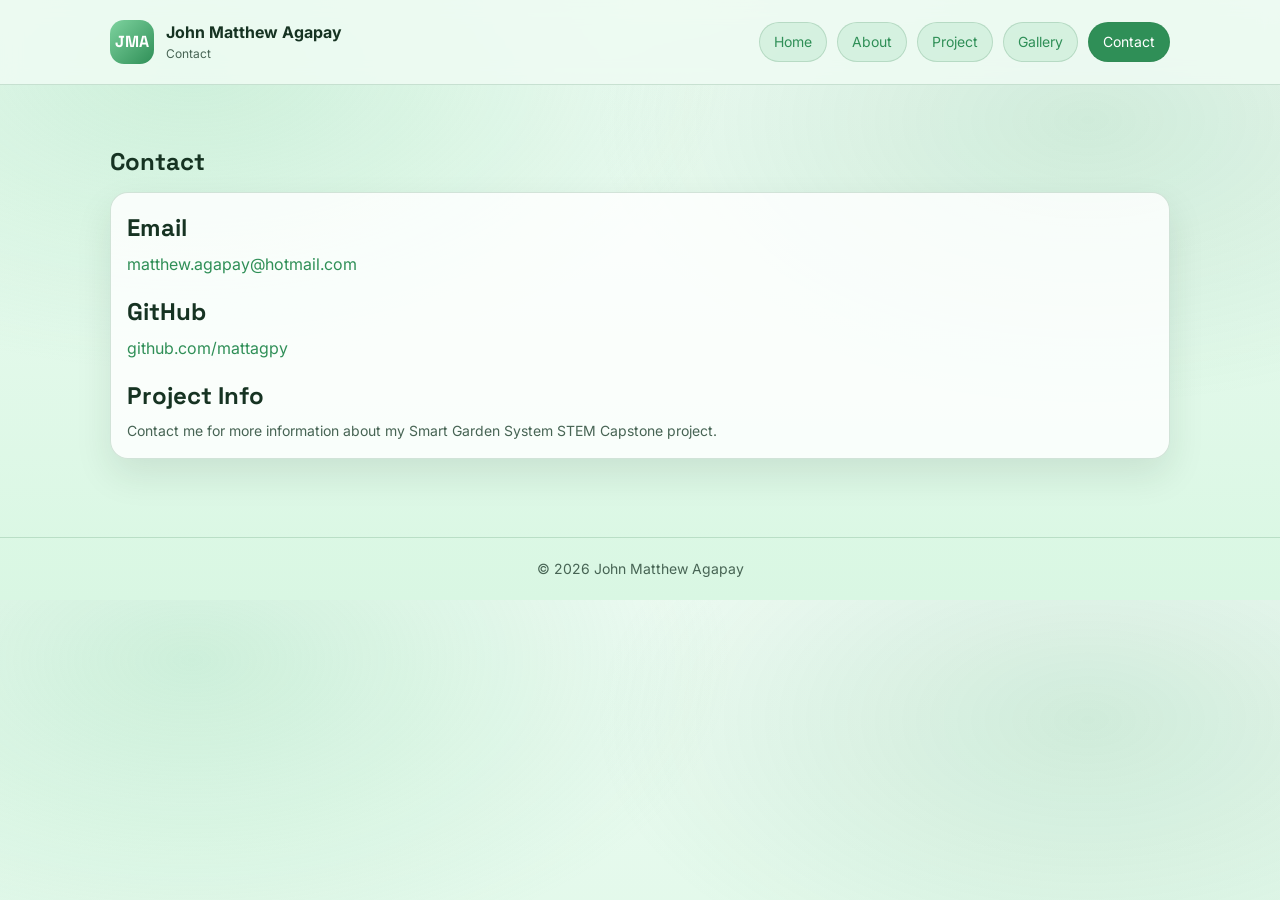
<file: contact.html>
<!doctype html>
<html lang="en">
<head>
  <meta charset="utf-8" />
  <meta name="viewport" content="width=device-width,initial-scale=1" />
  <title>STEM Capstone Portfolio | Contact</title>
  <link rel="stylesheet" href="styles.css" />
</head>
<body data-page="contact">
  <div class="progress" aria-hidden="true">
    <div class="progress__bar" id="progressBar"></div>
  </div>

  <header class="header">
    <div class="container header__inner">
      <div class="brand">
        <div class="brand__logo">JMA</div>
        <div class="brand__text">
          <div class="brand__name">John Matthew Agapay</div>
          <div class="brand__tag">Contact</div>
        </div>
      </div>

      <nav class="nav" aria-label="Primary">
        <a class="nav__link" data-link="home" href="index.html">Home</a>
        <a class="nav__link" data-link="about" href="about.html">About</a>
        <a class="nav__link" data-link="project" href="project.html">Project</a>
        <a class="nav__link" data-link="gallery" href="gallery.html">Gallery</a>
        <a class="nav__link" data-link="contact" href="contact.html">Contact</a>
      </nav>
    </div>
  </header>

  <main class="container">
    <section class="section reveal">
      <h1 class="section__title">Contact</h1>

      <div class="card contact-card">
        <div class="contact-item">
          <h2>Email</h2>
          <p><a href="mailto:matthew.agapay@hotmail.com">matthew.agapay@hotmail.com</a></p>
        </div>

        <div class="contact-item">
          <h2>GitHub</h2>
          <p><a href="https://github.com/mattagpy" target="_blank">github.com/mattagpy</a></p>
        </div>

        <div class="contact-item">
          <h2>Project Info</h2>
          <p class="small">
            Contact me for more information about my Smart Garden System STEM Capstone project.
          </p>
        </div>
      </div>
    </section>
  </main>

  <footer class="footer">
    <div class="container footer__inner">© <span id="year"></span> John Matthew Agapay</div>
  </footer>

  <script src="script.js"></script>
</body>
</html>
</file>
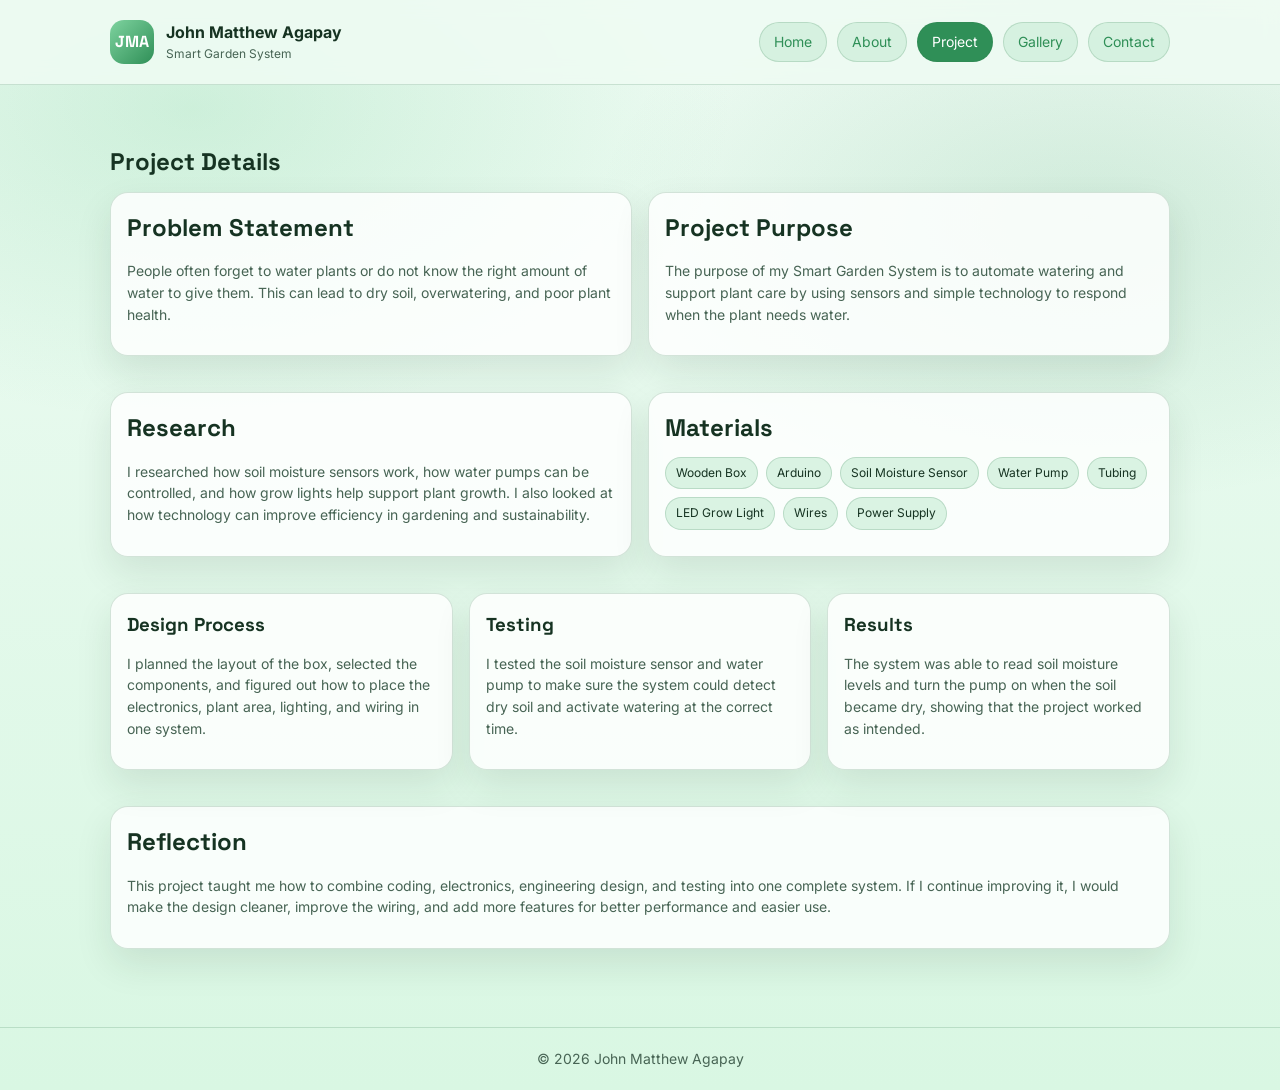
<file: project.html>
<!doctype html>
<html lang="en">
<head>
  <meta charset="utf-8" />
  <meta name="viewport" content="width=device-width,initial-scale=1" />
  <title>STEM Capstone Portfolio | Project</title>
  <link rel="stylesheet" href="styles.css" />
</head>
<body data-page="project">
  <div class="progress" aria-hidden="true">
    <div class="progress__bar" id="progressBar"></div>
  </div>

  <header class="header">
    <div class="container header__inner">
      <div class="brand">
        <div class="brand__logo">JMA</div>
        <div class="brand__text">
          <div class="brand__name">John Matthew Agapay</div>
          <div class="brand__tag">Smart Garden System</div>
        </div>
      </div>

      <nav class="nav" aria-label="Primary">
        <a class="nav__link" data-link="home" href="index.html">Home</a>
        <a class="nav__link" data-link="about" href="about.html">About</a>
        <a class="nav__link" data-link="project" href="project.html">Project</a>
        <a class="nav__link" data-link="gallery" href="gallery.html">Gallery</a>
        <a class="nav__link" data-link="contact" href="contact.html">Contact</a>
      </nav>
    </div>
  </header>

  <main class="container">
    <section class="section reveal">
      <h1 class="section__title">Project Details</h1>

      <div class="grid grid--2">
        <div class="card">
          <h2 class="card__title">Problem Statement</h2>
          <p class="small">
            People often forget to water plants or do not know the right amount of water to give them.
            This can lead to dry soil, overwatering, and poor plant health.
          </p>
        </div>

        <div class="card">
          <h2 class="card__title">Project Purpose</h2>
          <p class="small">
            The purpose of my Smart Garden System is to automate watering and support plant care by using
            sensors and simple technology to respond when the plant needs water.
          </p>
        </div>
      </div>
    </section>

    <section class="section">
      <div class="grid grid--2">
        <div class="card reveal">
          <h2 class="card__title">Research</h2>
          <p class="small">
            I researched how soil moisture sensors work, how water pumps can be controlled,
            and how grow lights help support plant growth. I also looked at how technology
            can improve efficiency in gardening and sustainability.
          </p>
        </div>

        <div class="card reveal">
          <h2 class="card__title">Materials</h2>
          <div class="tags">
            <span class="tag">Wooden Box</span>
            <span class="tag">Arduino</span>
            <span class="tag">Soil Moisture Sensor</span>
            <span class="tag">Water Pump</span>
            <span class="tag">Tubing</span>
            <span class="tag">LED Grow Light</span>
            <span class="tag">Wires</span>
            <span class="tag">Power Supply</span>
          </div>
        </div>
      </div>
    </section>

    <section class="section">
      <div class="grid grid--3">
        <div class="card reveal">
          <h3 class="card__title">Design Process</h3>
          <p class="small">
            I planned the layout of the box, selected the components, and figured out how to place the
            electronics, plant area, lighting, and wiring in one system.
          </p>
        </div>

        <div class="card reveal">
          <h3 class="card__title">Testing</h3>
          <p class="small">
            I tested the soil moisture sensor and water pump to make sure the system could detect dry soil
            and activate watering at the correct time.
          </p>
        </div>

        <div class="card reveal">
          <h3 class="card__title">Results</h3>
          <p class="small">
            The system was able to read soil moisture levels and turn the pump on when the soil became dry,
            showing that the project worked as intended.
          </p>
        </div>
      </div>
    </section>

    <section class="section reveal">
      <div class="card">
        <h2 class="card__title">Reflection</h2>
        <p class="small">
          This project taught me how to combine coding, electronics, engineering design, and testing into
          one complete system. If I continue improving it, I would make the design cleaner, improve the wiring,
          and add more features for better performance and easier use.
        </p>
      </div>
    </section>
  </main>

  <footer class="footer">
    <div class="container footer__inner">© <span id="year"></span> John Matthew Agapay</div>
  </footer>

  <script src="script.js"></script>
</body>
</html>
</file>
<file: styles.css>
@import url('https://fonts.googleapis.com/css2?family=Inter:wght@400;500;600;700&family=Space+Grotesk:wght@500;600;700&display=swap');

:root{
  --bg:#eefbf3;
  --bg2:#d9f7e3;
  --card:rgba(255,255,255,.82);
  --card2:rgba(206,239,218,.72);
  --text:#163322;
  --muted:#476454;
  --line:rgba(52,120,78,.20);
  --accent:#2f8f57;
  --accent2:#7ed39f;
  --shadow:0 16px 36px rgba(16, 50, 28, .10);
  --radius:18px;
}

*{ box-sizing:border-box; }
html{ scroll-behavior:smooth; }

body{
  margin:0;
  font-family:Inter, system-ui, sans-serif;
  color:var(--text);
  background:
    radial-gradient(900px 520px at 15% 10%, rgba(126,211,159,.28), transparent 60%),
    radial-gradient(900px 520px at 85% 20%, rgba(47,143,87,.14), transparent 55%),
    linear-gradient(180deg,var(--bg),var(--bg2));
  line-height:1.55;
}

a{ color:var(--accent); text-decoration:none; }
a:hover{ text-decoration:underline; }

.container{ max-width:1100px; margin:auto; padding:20px; }

.progress{
  position:fixed;
  inset:0 0 auto 0;
  height:4px;
  z-index:100;
  background:transparent;
}

.progress__bar{
  height:100%;
  width:0%;
  background:linear-gradient(90deg,var(--accent2),var(--accent));
  transition:width .08s linear;
}

.header{
  position:sticky;
  top:0;
  z-index:50;
  background:rgba(238,251,243,.88);
  backdrop-filter:blur(10px);
  border-bottom:1px solid var(--line);
}

.header__inner{
  display:flex;
  align-items:center;
  justify-content:space-between;
  gap:14px;
}

.brand{ display:flex; gap:12px; align-items:center; }

.brand__logo{
  width:44px;
  height:44px;
  border-radius:14px;
  display:grid;
  place-items:center;
  font-weight:800;
  font-family:"Space Grotesk", sans-serif;
  background:linear-gradient(135deg,var(--accent2),var(--accent));
  color:#fff;
}

.brand__name{ font-weight:700; }
.brand__tag{ font-size:12px; color:var(--muted); }

.nav{ display:flex; gap:10px; flex-wrap:wrap; }

.nav__link{
  padding:8px 14px;
  border-radius:999px;
  border:1px solid var(--line);
  background:var(--card2);
  font-size:14px;
  transition:.2s ease;
}

.nav__link:hover,
.nav__link.active{
  background:var(--accent);
  color:#fff;
  text-decoration:none;
}

.hero{ padding:34px 0 8px; }

.hero__title{
  font-family:"Space Grotesk", sans-serif;
  font-size:clamp(34px,4vw,54px);
  margin:0 0 10px;
}

.accent{ color:var(--accent); }

.hero__subtitle{ color:var(--muted); max-width:760px; }

.section{ padding:18px 0; }

.section__title{
  font-family:"Space Grotesk", sans-serif;
  margin-bottom:12px;
}

.card{
  border:1px solid var(--line);
  border-radius:var(--radius);
  background:var(--card);
  box-shadow:var(--shadow);
  padding:16px;
}

.card__title{
  font-family:"Space Grotesk", sans-serif;
  margin:0 0 8px;
}

.small{ font-size:14px; color:var(--muted); }

.grid{ display:grid; gap:16px; }
.grid--2{ grid-template-columns:repeat(2,1fr); }
.grid--3{ grid-template-columns:repeat(3,1fr); }

@media (max-width:900px){
  .grid--2,
  .grid--3{ grid-template-columns:1fr; }
}

.tags{ display:flex; gap:8px; flex-wrap:wrap; margin-top:10px; }

.tag{
  font-size:12px;
  padding:6px 10px;
  border-radius:999px;
  border:1px solid var(--line);
  background:var(--card2);
}

.ph{
  border-radius:var(--radius);
  background:var(--card2);
  position:relative;
  overflow:hidden;
}

.ph img{
  display:block;
  width:100%;
}

.ph--hero{
  height:260px;
}

.ph--hero img{
  width:100%;
  height:100%;
  object-fit:cover;
  object-position:center;
}

.ph__empty{
  display:none;
  place-items:center;
  text-align:center;
  height:100%;
  min-height:220px;
  color:var(--muted);
  padding:20px;
}

.footer{
  border-top:1px solid var(--line);
  margin-top:40px;
}

.footer__inner{
  text-align:center;
  padding:20px;
  font-size:14px;
  color:var(--muted);
}

.media-grid{
  display:grid;
  gap:12px;
}

.media-grid--2{ grid-template-columns:repeat(2, minmax(0, 1fr)); }
.media-grid--4{ grid-template-columns:repeat(2, minmax(0, 1fr)); }

@media (max-width: 600px){
  .media-grid--2,
  .media-grid--4{ grid-template-columns:1fr; }
}

.ph--thumb{
  height:280px;
  border-radius:12px;
  background:var(--card2);
  overflow:hidden;
}

.ph--thumb img{
  width:100%;
  height:100%;
  object-fit:cover;
  object-position:center;
  display:block;
}

.contact-card{
  display:grid;
  gap:16px;
}

.contact-item h2{
  margin:0 0 6px;
  font-family:"Space Grotesk", sans-serif;
}

.contact-item p{
  margin:0;
  color:var(--muted);
}

.reveal{
  opacity:0;
  transform:translateY(18px);
  transition:opacity .55s ease, transform .55s ease;
}

.reveal.show{
  opacity:1;
  transform:none;
}
</file>
